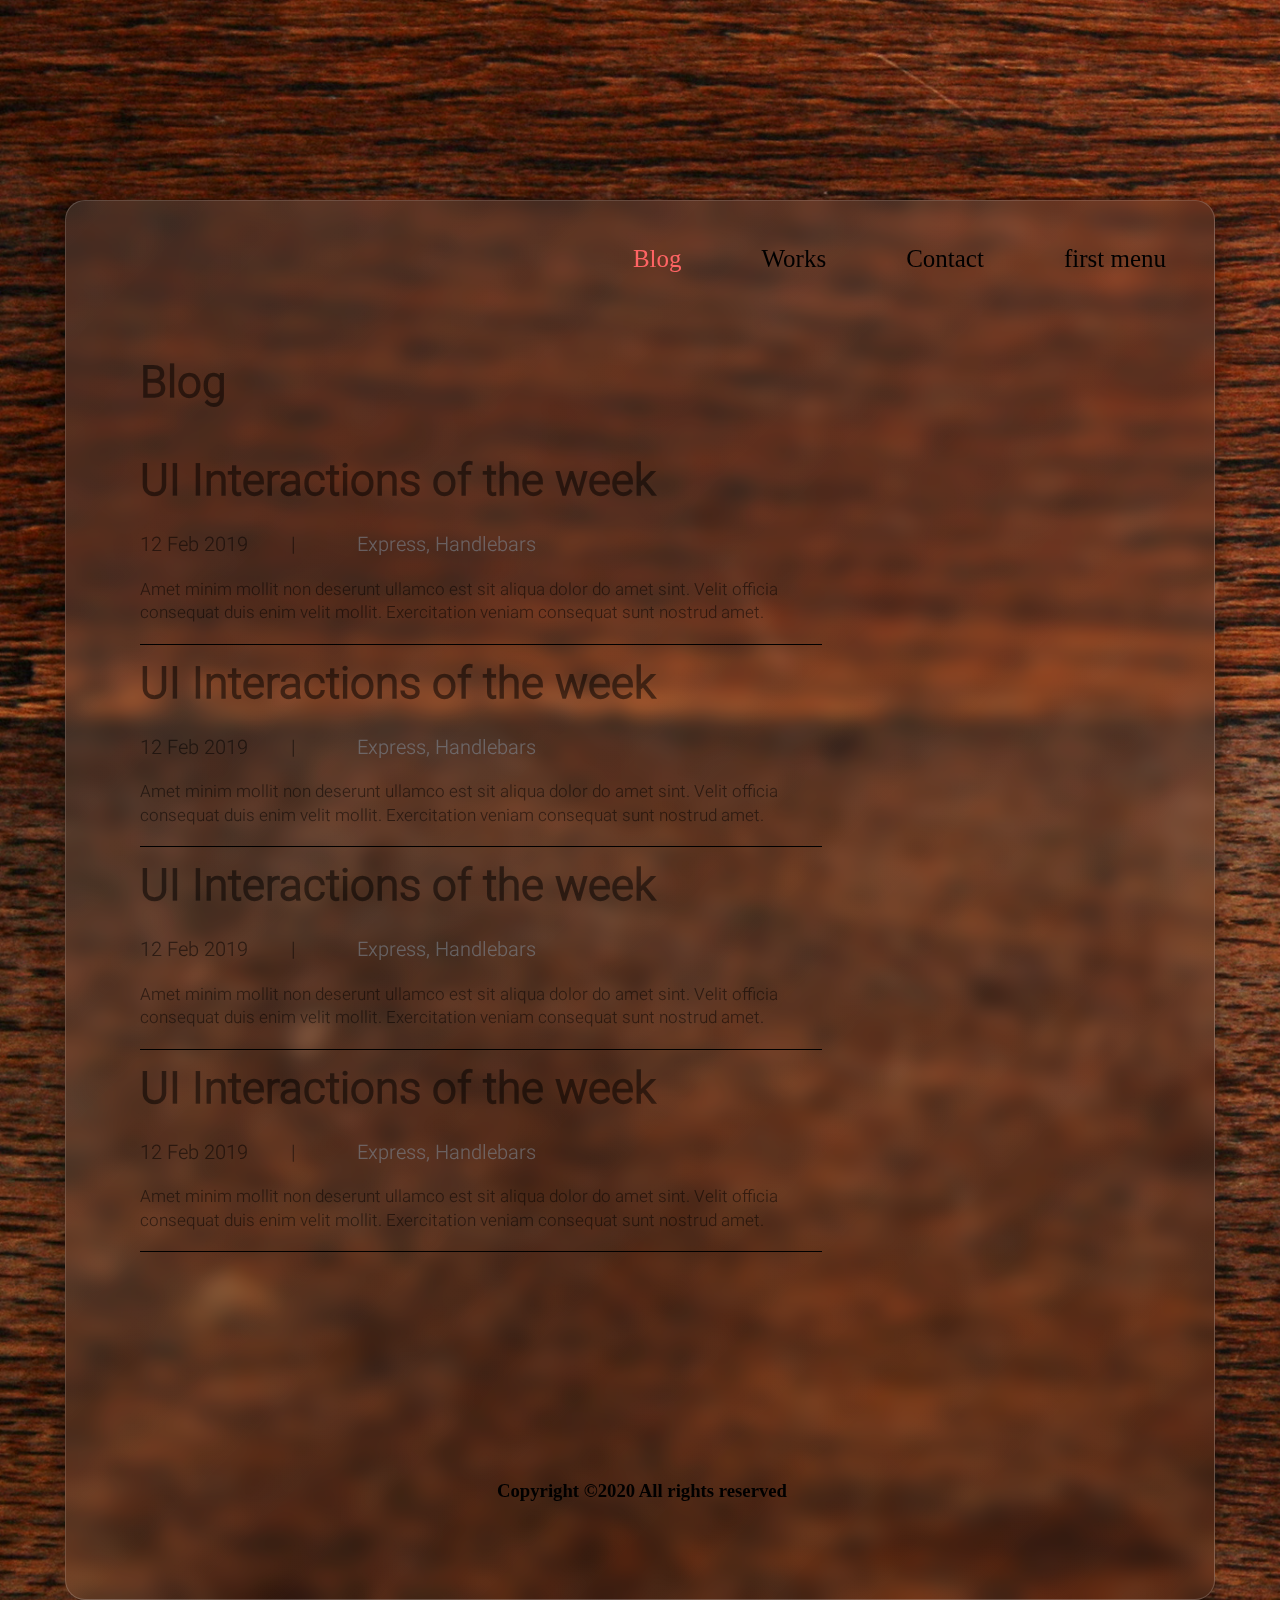
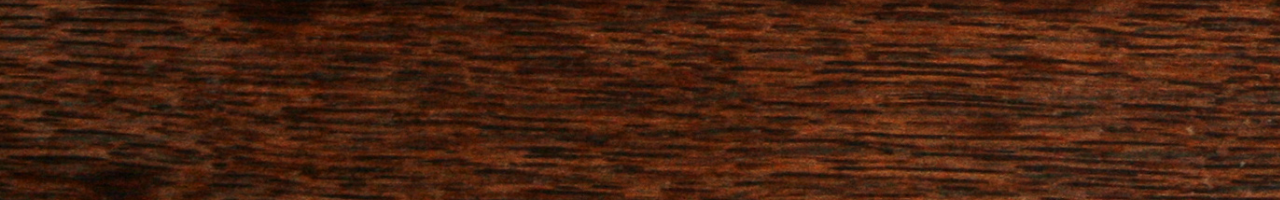
<file: Pages/blog.html>
<!DOCTYPE html>
<html lang="en">
<head>
    <meta charset="UTF-8">
    <meta name="viewport" content="width=device-width, initial-scale=1.0">
    <title>Blog</title>
    <link rel="stylesheet" href="https://cdnjs.cloudflare.com/ajax/libs/font-awesome/6.5.2/css/all.min.css" integrity="sha512-SnH5WK+bZxgPHs44uWIX+LLJAJ9/2PkPKZ5QiAj6Ta86w+fsb2TkcmfRyVX3pBnMFcV7oQPJkl9QevSCWr3W6A==" crossorigin="anonymous" referrerpolicy="no-referrer" />
    <link rel="stylesheet" href="../css/blog.css">
</head>
<body>
    <div class="container glass">
        <header>
            <ul>
               <a href="#"><li style="color: #FF6464;">Blog</li></a>
               <a href="./work.html"><li>Works</li></a>
               <a href="./Contact.html"><li>Contact</li></a>
               <a href="../index.html"><li>first menu</li></a>
            </ul>
        </header>
        <div class="week">
            <h1>Blog</h1>
        <div class="ui">
            <div class="interaction">
                <h1>UI Interactions of the week</h1>
                <br>
                <h3><span>12 Feb 2019</span> <span style="margin-left: 1cm;">|</span> <span style="margin-left: 1.5cm; color: #8695A4;" >Express, Handlebars</span></h3>
                <br>
                <p>Amet minim mollit non deserunt ullamco est sit aliqua dolor do amet sint. Velit officia consequat duis enim velit mollit. Exercitation veniam consequat sunt nostrud amet.</p>
            </div>
            <div class="interaction">
                <h1>UI Interactions of the week</h1>
                <br>
                <h3><span>12 Feb 2019</span> <span style="margin-left: 1cm;">|</span> <span style="margin-left: 1.5cm; color: #8695A4;" >Express, Handlebars</span></h3>
                <br>
                <p>Amet minim mollit non deserunt ullamco est sit aliqua dolor do amet sint. Velit officia consequat duis enim velit mollit. Exercitation veniam consequat sunt nostrud amet.</p>
            </div>
            <div class="interaction">
                <h1>UI Interactions of the week</h1>
                <br>
                <h3><span>12 Feb 2019</span> <span style="margin-left: 1cm;">|</span> <span style="margin-left: 1.5cm; color: #8695A4;" >Express, Handlebars</span></h3>
                <br>
                <p>Amet minim mollit non deserunt ullamco est sit aliqua dolor do amet sint. Velit officia consequat duis enim velit mollit. Exercitation veniam consequat sunt nostrud amet.</p>
            </div>
            <div class="interaction">
                <h1>UI Interactions of the week</h1>
                <br>
                <h3><span>12 Feb 2019</span> <span style="margin-left: 1cm;">|</span> <span style="margin-left: 1.5cm; color: #8695A4;" >Express, Handlebars</span></h3>
                <br>
                <p>Amet minim mollit non deserunt ullamco est sit aliqua dolor do amet sint. Velit officia consequat duis enim velit mollit. Exercitation veniam consequat sunt nostrud amet.</p>
            </div>
        </div>
        </div>
        <footer>
            <h1><i class="fa-brands fa-facebook" id="face"></i> <i class="fa-brands fa-instagram" style="margin-left: 1cm;" id="insta"></i><i class="fa-brands fa-twitter" style="margin-left: 1cm;" id="tw"></i><i class="fa-brands fa-telegram" style="margin-left: 1cm;" id="tele"></i></h1>
            <br>
            <h3>Copyright ©2020 All rights reserved </h3>
            </footer>
    </div>
</body>
</html>
</file>
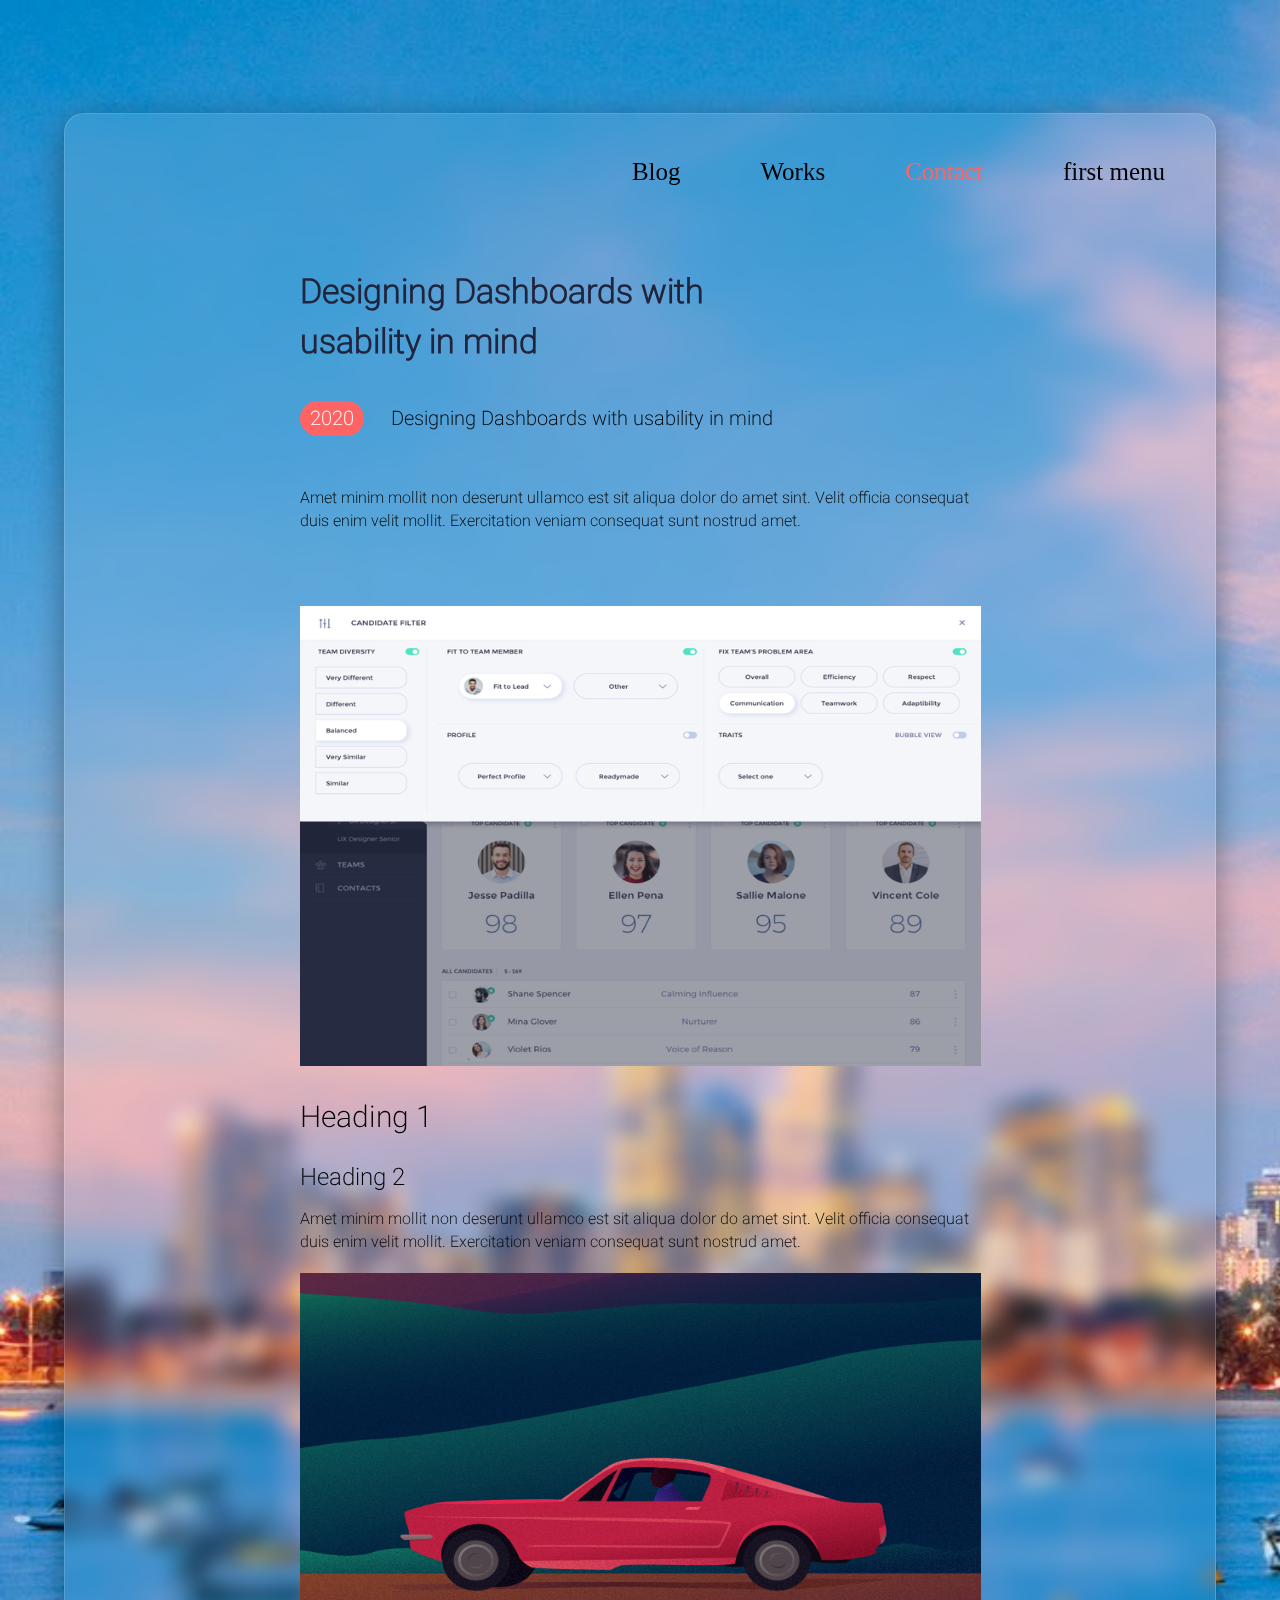
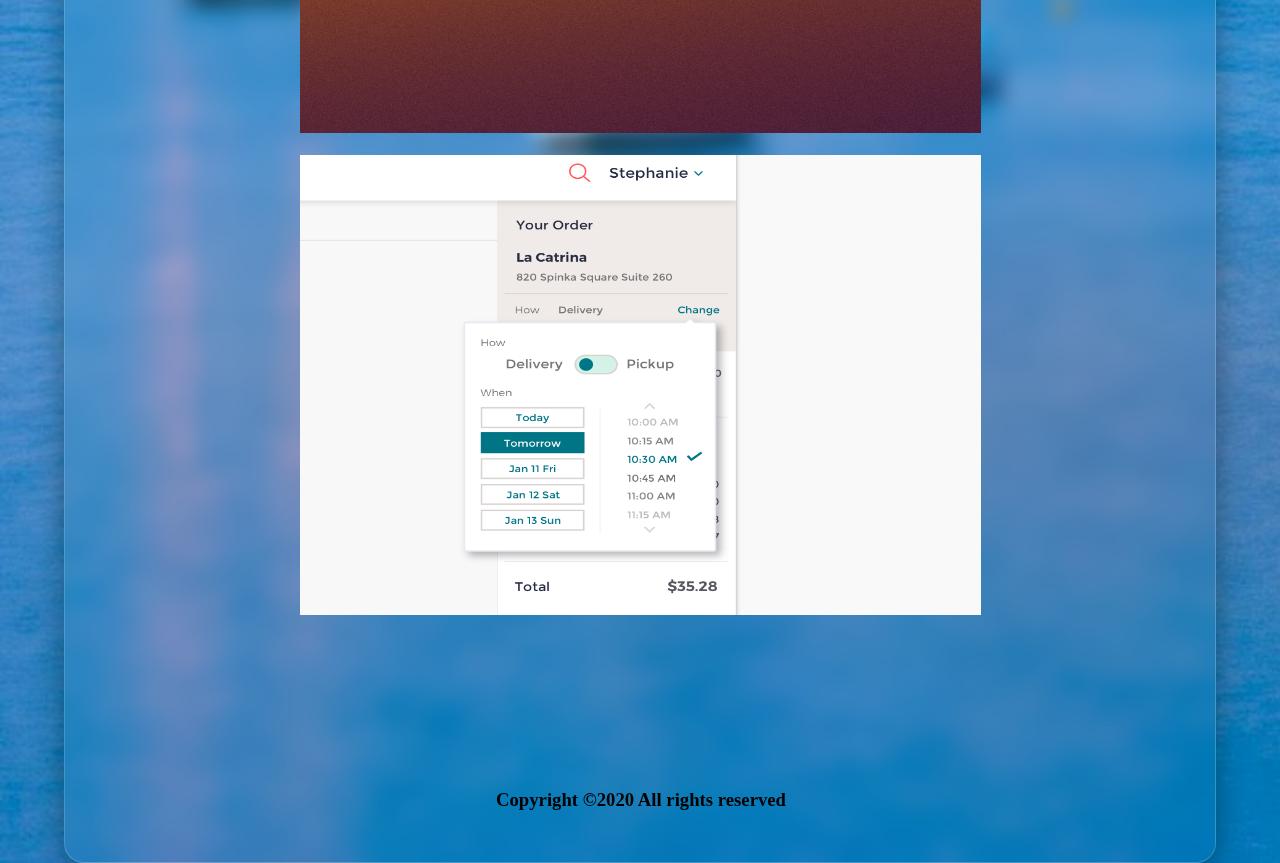
<file: Pages/Contact.html>
<!DOCTYPE html>
<html lang="en">
<head>
    <meta charset="UTF-8">
    <meta name="viewport" content="width=device-width, initial-scale=1.0">
    <title>Contact</title>
    <link rel="stylesheet" href="https://cdnjs.cloudflare.com/ajax/libs/font-awesome/6.5.2/css/all.min.css" integrity="sha512-SnH5WK+bZxgPHs44uWIX+LLJAJ9/2PkPKZ5QiAj6Ta86w+fsb2TkcmfRyVX3pBnMFcV7oQPJkl9QevSCWr3W6A==" crossorigin="anonymous" referrerpolicy="no-referrer" />
    <link rel="stylesheet" href="../css/contact.css">
</head>
<body>
    <div class="container glass">
        <header>
            <ul>
               <a href="./blog.html"><li >Blog</li></a>
               <a href="./work.html"><li>Works</li></a>
               <a href="#" style="color: #FF6464;"><li>Contact</li></a>
               <a href="../index.html"><li>first menu</li></a>
            </ul>
        </header>
        <div class="design">
            <h1>Designing Dashboards with <br> usability in mind</h1>
            <br><br>
            <h3><span class="year">2020</span> <span style="margin-left: 0.6cm;">Designing Dashboards with usability in mind</span></h3>
            <br><br><br>
            <p>Amet minim mollit non deserunt ullamco est sit aliqua dolor do amet sint. Velit officia consequat duis enim velit mollit. Exercitation veniam consequat sunt nostrud amet.</p>
            <br><br><br><br>
            <img src="../image/x.png" >
        </div>
        <div class="heading">
            <h1>Heading 1</h1>
            <h2>Heading 2</h2>
            <p>Amet minim mollit non deserunt ullamco est sit aliqua dolor do amet sint. Velit officia consequat duis enim velit mollit. Exercitation veniam consequat sunt nostrud amet.</p>
            <br>
            <img src="../image/car.png" ><br><br>
            <img src="../image/pick.png" >
        </div>
        
        <footer>
            <h1><i class="fa-brands fa-facebook" id="face"></i> <i class="fa-brands fa-instagram" style="margin-left: 1cm;" id="insta"></i><i class="fa-brands fa-twitter" style="margin-left: 1cm;" id="tw"></i><i class="fa-brands fa-telegram" style="margin-left: 1cm;" id="tele"></i></h1>
            <br>
            <h3>Copyright ©2020 All rights reserved </h3>
            </footer>
    </div>
</body>
</html>
</file>
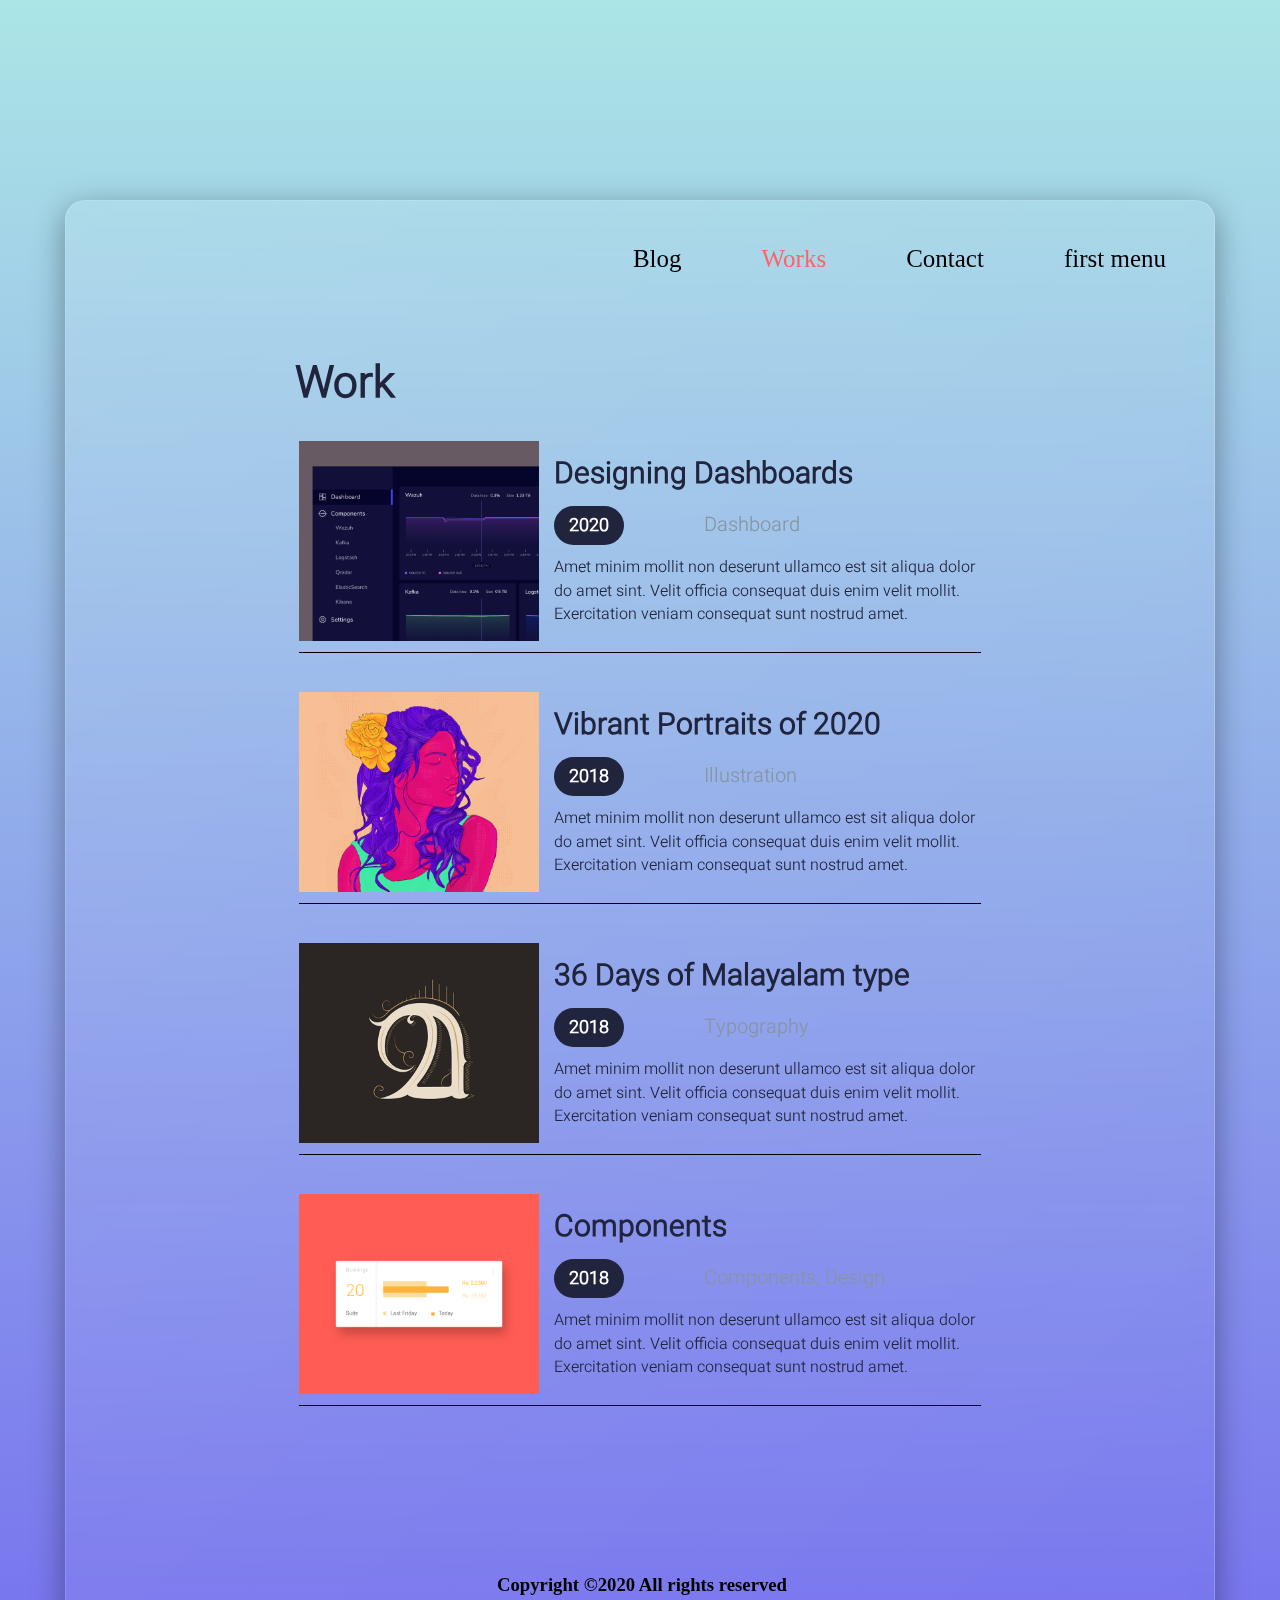
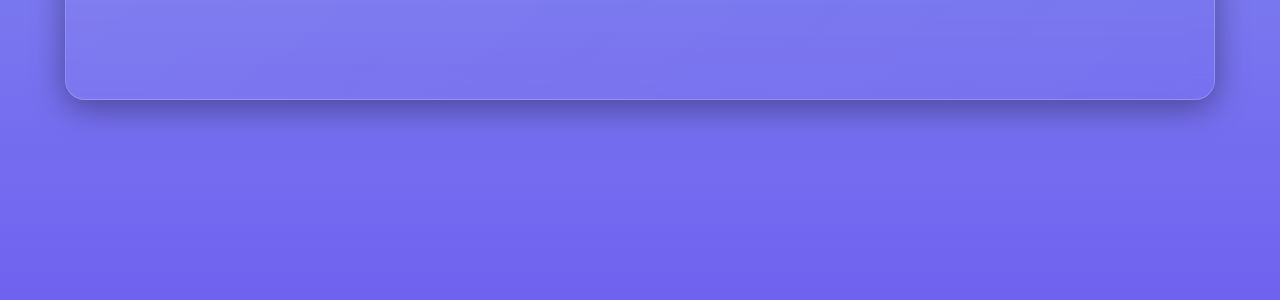
<file: Pages/work.html>
<!DOCTYPE html>
<html lang="en">
<head>
    <meta charset="UTF-8">
    <meta name="viewport" content="width=device-width, initial-scale=1.0">
    <title>Work</title>
    <link rel="stylesheet" href="https://cdnjs.cloudflare.com/ajax/libs/font-awesome/6.5.2/css/all.min.css" integrity="sha512-SnH5WK+bZxgPHs44uWIX+LLJAJ9/2PkPKZ5QiAj6Ta86w+fsb2TkcmfRyVX3pBnMFcV7oQPJkl9QevSCWr3W6A==" crossorigin="anonymous" referrerpolicy="no-referrer" />
    <link rel="stylesheet" href="../css/work.css">
</head>
<body>
    <div class="container glass">
        <header>
            <ul>
               <a href="./blog.html"><li >Blog</li></a>
               <a href="#" style="color: #FF6464;"><li>Works</li></a>
               <a href="./Contact.html"><li>Contact</li></a>
               <a href="../index.html"><li>first menu</li></a>
            </ul>
        </header>
        <div class="week">
            <h1 style="margin-left: 4.1cm;">Work</h1>
        <div class="ui">
            <div class="interaction">
                <img src="../image/trading.png" >

<div class="soz">
    <h1>Designing Dashboards</h1>
    
    <h3><span class="year">2020</span> <span class="Dashboard">Dashboard</span></h3>
    
    <p>Amet minim mollit non deserunt ullamco est sit aliqua dolor do amet sint. Velit officia consequat duis enim velit mollit. Exercitation veniam consequat sunt nostrud amet.</p>
</div>
            </div>
          

            <div class="interaction">
                <img src="../image/girls.png" >

<div class="soz">
    <h1>Vibrant Portraits of 2020</h1>
    
    <h3><span class="year">2018</span> <span class="Dashboard">Illustration</span></h3>
    
    <p>Amet minim mollit non deserunt ullamco est sit aliqua dolor do amet sint. Velit officia consequat duis enim velit mollit. Exercitation veniam consequat sunt nostrud amet.</p>
</div>
            </div>

            <div class="interaction">
                <img src="../image/alfa.png" >

<div class="soz">
    <h1>36 Days of Malayalam type</h1>
    
    <h3><span class="year">2018</span> <span class="Dashboard">Typography</span></h3>
    
    <p>Amet minim mollit non deserunt ullamco est sit aliqua dolor do amet sint. Velit officia consequat duis enim velit mollit. Exercitation veniam consequat sunt nostrud amet.</p>
</div>
            </div>

            <div class="interaction">
                <img src="../image/componets.png" >

<div class="soz">
    <h1>Components</h1>
    
    <h3><span class="year">2018</span> <span class="Dashboard">Components, Design</span></h3>
    
    <p>Amet minim mollit non deserunt ullamco est sit aliqua dolor do amet sint. Velit officia consequat duis enim velit mollit. Exercitation veniam consequat sunt nostrud amet.</p>
</div>
            </div>
        </div>
        </div>



        <br>
        <footer>
            <h1><i class="fa-brands fa-facebook" id="face"></i> <i class="fa-brands fa-instagram" style="margin-left: 1cm;" id="insta"></i><i class="fa-brands fa-twitter" style="margin-left: 1cm;" id="tw"></i><i class="fa-brands fa-telegram" style="margin-left: 1cm;" id="tele"></i></h1>
            <br>
            <h3>Copyright ©2020 All rights reserved </h3>
            </footer>
    </div>
</body>
</html>
</file>
<file: css/blog.css>
*{
    margin: 0;
    padding: 0;
    box-sizing: border-box;
}
@font-face {
    font-family: Heebo;
    src: url(../fontlar/Heebo/static/Heebo-Light.ttf);
}
body{
    background: url(../image/NotebookandPen.jpg) no-repeat ;
    background-size: cover;
 
}
.container{
    width: 1150px;
    height: 1400px;
    margin: 200px auto;
}
.glass{
    background: linear-gradient(135deg, rgba(255,255,255,0.1), rgba(255,255,255,0));
    backdrop-filter: blur(10px);
    -webkit-backdrop-filter: blur(10px);
    border-radius: 20px;
    border: 1px solid rgba(255,255,255,0.18);
    box-shadow: 0 8px 32px 0 rgba(0, 0,0 , 0.37);
}
header{
    width: 1150px;
    height: 40px;
  padding: 0px 50px;
    display: flex;
justify-content: end;
align-items: center;
margin-top: 1cm;
}
header ul{
    list-style: none;
    display: flex;
    gap: 80px;
    color: black;
   
}

header ul li{ 
font-size: 25px;
font-weight: 500;
line-height: 29.38px;
}
header a{
    text-decoration: none;
    color: black;
}
.week{
    width: 1000px;
    height: 900px;

    margin: 0 auto;
    margin-top: 2cm;
}
.ui{
    width: 1000px;
    height: 800px;
 
    margin-top: 1cm;
    display: flex;
    flex-direction: column;
    gap: 10px;
}
.interaction{
    width: 682px;
    height: 200px;
border-bottom: 1px solid;
}
.interaction h1{
    font-family: Heebo;
    font-size: 27px;
    font-weight: 500;
    line-height: 44.06px;
    text-align: left;
    opacity: 0.5;
}
.interaction h3{
    font-family: Heebo;
font-size: 20px;
font-weight: 400;
line-height: 29.38px;
text-align: left;
opacity: 0.5;
}
.interaction p{
    font-family: Heebo;
font-size: 17px;
font-weight: 400;
line-height: 23.5px;
text-align: left;
opacity: 0.5;
}
.week h1{
    font-family: Heebo;
font-size: 44px;
font-weight: 700;
line-height: 60px;
text-align: left;
opacity: 0.5;
}





footer{
    width: 1152px;
    height: 182px;

    margin-top: 3cm;
    display: flex;
    flex-direction: column;
    justify-content: center;
    align-items: center;
    
}
footer h1{
   font-size: 40px;

color: #21243D;
}
#tele:hover{
    transition: 0.3s;
    transform: scale(1.3);
    color: blue;
}
#insta:hover{
    transition: 0.3s;
    transform: scale(1.3);
    color: violet;
}
#tw:hover{
    transition: 0.3s;
    transform: scale(1.3);
    color: aqua;
}
#face:hover{
    transition: 0.3s;
    transform: scale(1.3);
    color: blue;
}
</file>
<file: css/contact.css>
*{
     margin: 0;
     padding: 0;
     box-sizing: border-box;
}
body{
     background: url(../image/shahar.jpg) no-repeat ;
     background-size: cover;
 }
 @font-face {
     font-family: Heebo;
     src: url(../fontlar/Heebo/static/Heebo-ExtraLight.ttf);
 }
.container{
     width: 1152px;
     height: 2350px;
     background-color: bisque;
     margin: 0 auto;
     margin-top: 3cm;
}
.glass{
     background: linear-gradient(135deg, rgba(255,255,255,0.1), rgba(255,255,255,0));
     backdrop-filter: blur(10px);
     -webkit-backdrop-filter: blur(10px);
     border-radius: 20px;
     border: 1px solid rgba(255,255,255,0.18);
     box-shadow: 0 8px 32px 0 rgba(0, 0,0 , 0.37);
 }
 header{
     width: 1150px;
     height: 40px;
   padding: 0px 50px;
     display: flex;
 justify-content: end;
 align-items: center;
 margin-top: 1cm;
 }
 header ul{
     list-style: none;
     display: flex;
     gap: 80px;
     color: black;
    
 }
 
 header ul li{ 
 font-size: 25px;
 font-weight: 500;
 line-height: 29.38px;
 }
 header a{
     text-decoration: none;
     color: black;
 }
 ul a :hover{
     padding: 7px 14px;
     background-color: #8deff0;
     border-radius: 10px;
     transition: all 0.3s ease;
     color: white;
 }
 ul a:active{
     color: #FF6464;
 }
 .design{
     width: 681px;
     height: 1160px;
  
    margin: 0 auto;
    margin-top: 2cm;
 }
 .design img{
     width: 681px;
     height: 460px;
 }
 .design h1{
     font-family: Heebo;
font-size: 34px;
font-weight: 700;
line-height: 49.94px;
text-align: left;
color: #21243D;

 }
 .year{
     padding: 3px 10px;
     background-color: #FF6464;
     color: white;
     border-radius: 20px;
 }
 .design h3{
     font-family: Heebo;
font-size: 20px;
font-weight: 400;
line-height: 29.38px;
text-align: left;
 }
 .design p{
     font-family: Heebo;
font-size: 16px;
font-weight: 400;
line-height: 23.5px;
text-align: left;
color: #000000;
 }

 .heading{
     width: 681px;
     height: 1000px;
   
     margin: 0 auto;
     margin-top: -9cm;
 }
 .heading img{
     width: 681px;
     height: 460px;
 }
 .heading h1{
     font-family: Heebo;
font-size: 30px;
font-weight: 500;
line-height: 60px;
text-align: left;
 }
 .heading h2{
     font-family: Heebo;
     font-size: 24px;
     font-weight: 500;
     line-height: 60px;
     text-align: left;     
 }
 .heading p{
     font-family: Heebo;
font-size: 16px;
font-weight: 400;
line-height: 23.5px;
text-align: left;
 }


 footer{
     width: 1152px;
     height: 182px;
 
     margin-top: 5cm;
     display: flex;
     flex-direction: column;
     justify-content: center;
     align-items: center;
     
 }
 footer h1{
    font-size: 40px;
 
 color: #21243D;
 }
 #tele:hover{
     transition: 0.3s;
     transform: scale(1.3);
     color: blue;
 }
 #insta:hover{
     transition: 0.3s;
     transform: scale(1.3);
     color: violet;
 }
 #tw:hover{
     transition: 0.3s;
     transform: scale(1.3);
     color: aqua;
 }
 #face:hover{
     transition: 0.3s;
     transform: scale(1.3);
     color: blue;
 }
</file>
<file: css/work.css>
*{
    margin: 0;
    padding: 0;
    box-sizing: border-box;
}
@font-face {
    font-family: Heebo;
    src: url(../fontlar/Heebo/static/Heebo-Light.ttf);
}
body{
background: linear-gradient(#ABE5E6,#7062F0);
    background-size: cover;
 
}
.container{
    width: 1150px;
    height: 1500px;
    margin: 200px auto;
}
.glass{
    background: linear-gradient(135deg, rgba(255,255,255,0.1), rgba(255,255,255,0));
    backdrop-filter: blur(10px);
    -webkit-backdrop-filter: blur(10px);
    border-radius: 20px;
    border: 1px solid rgba(255,255,255,0.18);
    box-shadow: 0 8px 32px 0 rgba(0, 0,0 , 0.37);
}
header{
    width: 1150px;
    height: 40px;
  padding: 0px 50px;
    display: flex;
justify-content: end;
align-items: center;
margin-top: 1cm;
}
header ul{
    list-style: none;
    display: flex;
    gap: 80px;
    color: black;
   
}

header ul li{ 
font-size: 25px;
font-weight: 500;
line-height: 29.38px;
}
header a{
    text-decoration: none;
    color: black;
    
}
 ul a :hover{
    padding: 7px 14px;
    background-color: #8deff0;
    border-radius: 10px;
    transition: all 0.3s ease;
    color: white;
}
.week{
    width: 1000px;
    height: 900px;
    margin: 0 auto;
    margin-top: 2cm;
}
.week h1{
    font-family: Heebo;
font-size: 44px;
font-weight: 900;
line-height: 60px;

color: #21243D;
}
.ui{
    width: 1000px;
    height: 800px;

    margin-top: 1cm;
    display: flex;
    flex-direction: column;
    gap: 50px;
}
.interaction{
    width: 682px;
    height: 250px;
border-bottom: 1px solid;
display: flex;
gap: 15px;
align-items: center;
margin: 0 auto;
}

.interaction img{
    width: 240px;
    height: 200px;
object-fit: cover;
margin-top: -0.6cm;
}
.soz{
    width: 440px;
    height: 200px;
    display: flex;
    flex-direction: column;
    gap: 0px;
margin-top: 0cm;
}
.soz h1{
    font-family: Heebo;
font-size: 30px;
font-weight: 700;
line-height: 44.06px;
text-align: left;
color: #21243D;
}
.soz .Dashboard{
    font-family: Heebo;
font-size: 20px;
font-weight: 400;
line-height: 29.38px;
text-align: left;
color: #8695A4;
margin-left: 2cm;
}
.soz .year{
  padding: 6px 15px;
   border-radius: 30px;
background-color: #21243D; 
font-family: Heebo;
font-size: 18px;
font-weight: 900;
line-height: 60px;
text-align: left;
color: #FFFFFF;
}
.soz p{
    font-family: Heebo;
font-size: 16px;
font-weight: 400;
line-height: 23.5px;
text-align: left;
color: #21243D;
}




footer{
    width: 1152px;
    height: 182px;

    margin-top: 5cm;
    display: flex;
    flex-direction: column;
    justify-content: center;
    align-items: center;
    
}
footer h1{
   font-size: 40px;

color: #21243D;
}
#tele:hover{
    transition: 0.3s;
    transform: scale(1.3);
    color: blue;
}
#insta:hover{
    transition: 0.3s;
    transform: scale(1.3);
    color: violet;
}
#tw:hover{
    transition: 0.3s;
    transform: scale(1.3);
    color: aqua;
}
#face:hover{
    transition: 0.3s;
    transform: scale(1.3);
    color: blue;
}
</file>
